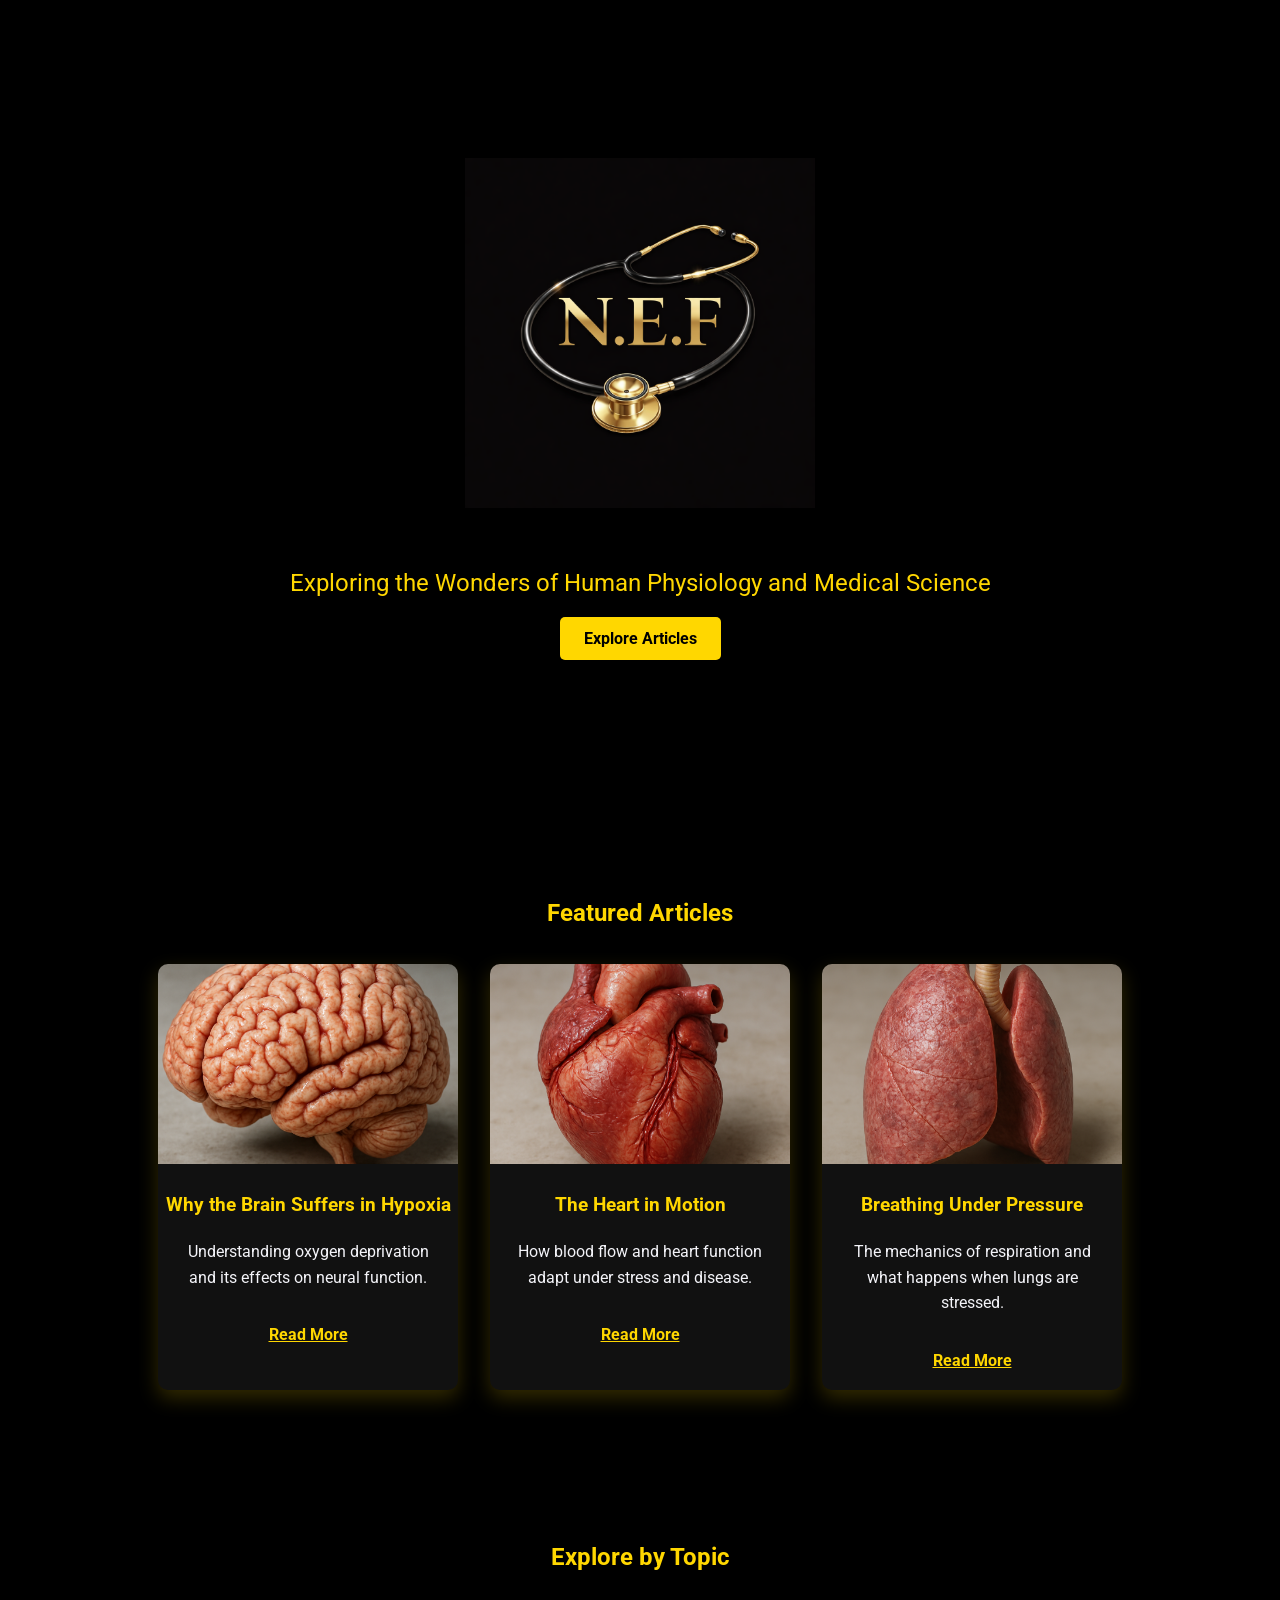
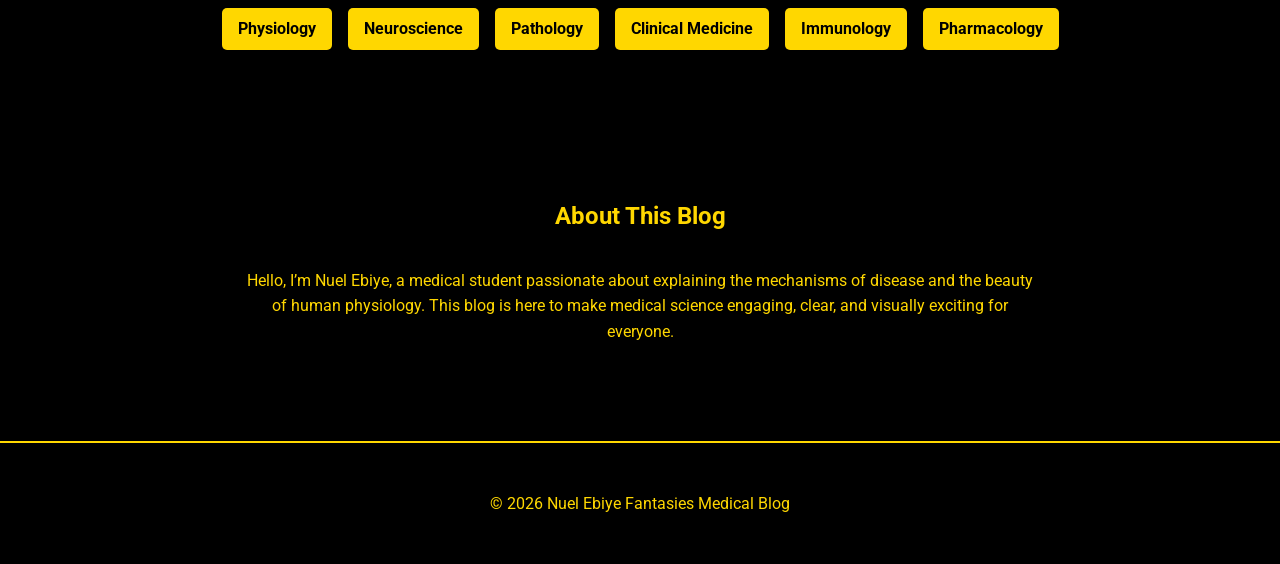
<file: index.html>
<!DOCTYPE html>
<html lang="en">
<head>
<meta charset="UTF-8">
<meta name="viewport" content="width=device-width, initial-scale=1.0">
<title>Nuel Ebiye Fantasies Medical Blog</title>
<link rel="stylesheet" href="style.css">
<link href="https://fonts.googleapis.com/css2?family=Roboto:wght@400;700&display=swap" rel="stylesheet">
</head>
<body>

<!-- Hero Section -->
<header class="hero">
    <div class="overlay">
        <img src="images/hero-logo.png" alt="N.E.F Logo" class="hero-logo">
        <p>Exploring the Wonders of Human Physiology and Medical Science</p>
        <a href="#articles" class="btn">Explore Articles</a>
    </div>
</header>


<!-- Featured Articles -->
<section id="articles" class="featured-articles">
    <h2>Featured Articles</h2>
    <div class="card-container">
        <div class="card">
            <img src="images/brain.jpg" alt="Brain Hypoxia">
            <h3><a href="articles1.html">Why the Brain Suffers in Hypoxia</a></h3>
            <p>Understanding oxygen deprivation and its effects on neural function.</p>
            <a href="articles1.html" class="read-more">Read More</a>
        </div>
        <div class="card">
            <img src="images/heart.jpg" alt="Cardiovascular Health">
            <h3><a href="articles2.html">The Heart in Motion</a></h3>
            <p>How blood flow and heart function adapt under stress and disease.</p>
            <a href="articles2.html" class="read-more">Read More</a>
        </div>
        <div class="card">
            <img src="images/lungs.jpg" alt="Respiratory System">
            <h3><a href="articles3.html">Breathing Under Pressure</a></h3>
            <p>The mechanics of respiration and what happens when lungs are stressed.</p>
            <a href="articles3.html" class="read-more">Read More</a>
        </div>
    </div>
</section>

<!-- Categories -->
<section class="categories">
    <h2>Explore by Topic</h2>
    <div class="category-container">
        <a href="#">Physiology</a>
        <a href="#">Neuroscience</a>
        <a href="#">Pathology</a>
        <a href="#">Clinical Medicine</a>
        <a href="#">Immunology</a>
        <a href="#">Pharmacology</a>
    </div>
</section>

<!-- About -->
<section class="about">
    <h2>About This Blog</h2>
    <p>Hello, I’m Nuel Ebiye, a medical student passionate about explaining the mechanisms of disease and the beauty of human physiology. This blog is here to make medical science engaging, clear, and visually exciting for everyone.</p>
</section>

<!-- Footer -->
<footer>
    <p>&copy; 2026 Nuel Ebiye Fantasies Medical Blog</p>
</footer>

</body>
</html>
</file>
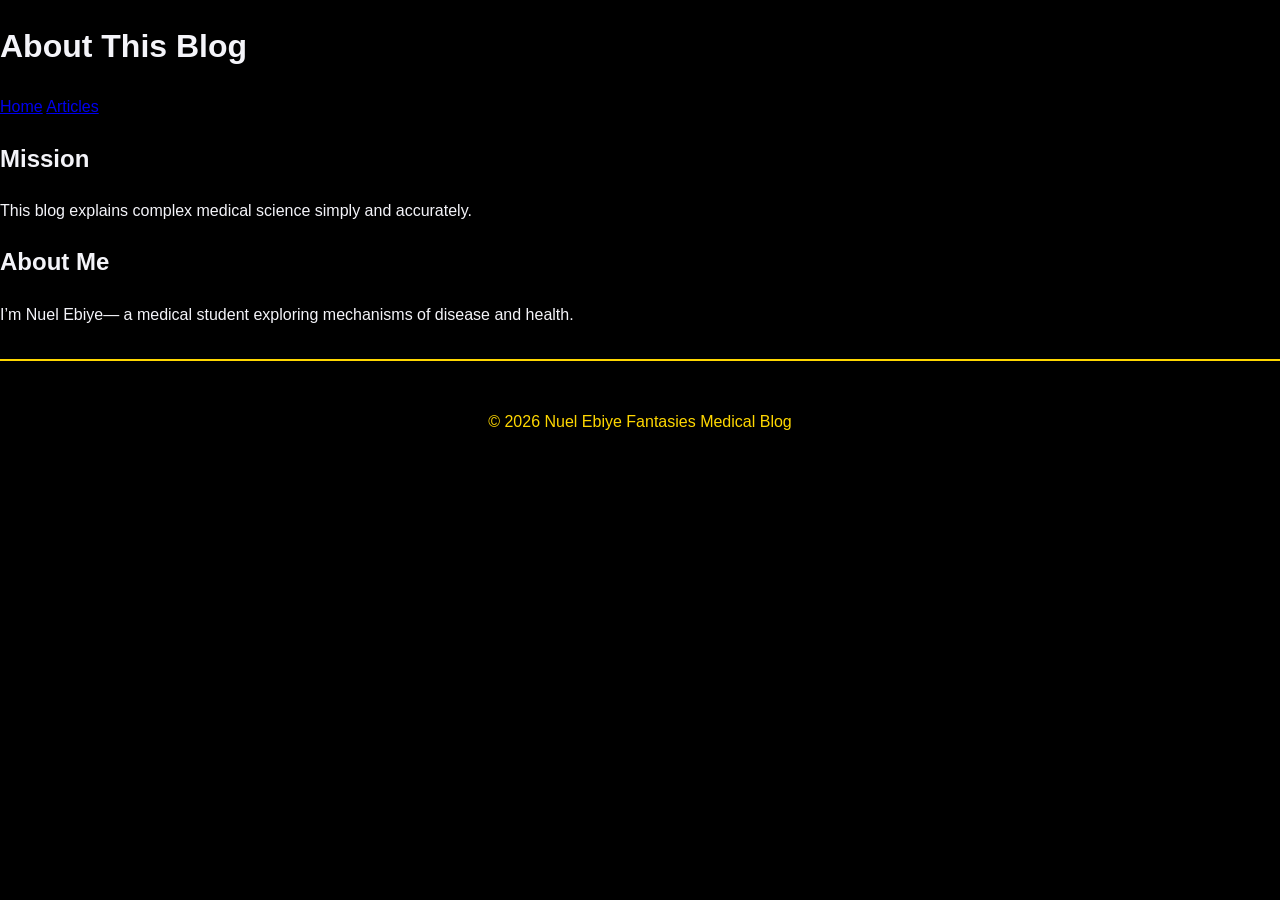
<file: about.html>
<!DOCTYPE html>
<html lang="en">
<head>
    <meta charset="UTF-8">
    <meta name="viewport" content="width=device-width, initial-scale=1.0">
    <title>About - Nuel Ebiye Fantasies Medical Blog</title>
    <link rel="stylesheet" href="style.css">
</head>
<body>

<header class="header">
    <h1>About This Blog</h1>
</header>

<nav class="nav">
    <a href="index.html">Home</a>
    <a href="articles.html">Articles</a>
</nav>

<main class="content">
    <h2>Mission</h2>
    <p>This blog explains complex medical science simply and accurately.</p>
    <h2>About Me</h2>
    <p>I’m Nuel Ebiye— a medical student exploring mechanisms of disease and health.</p>
</main>

<footer class="footer">
    <p>&copy; 2026 Nuel Ebiye Fantasies Medical Blog</p>
</footer>

</body>
</html>
</file>
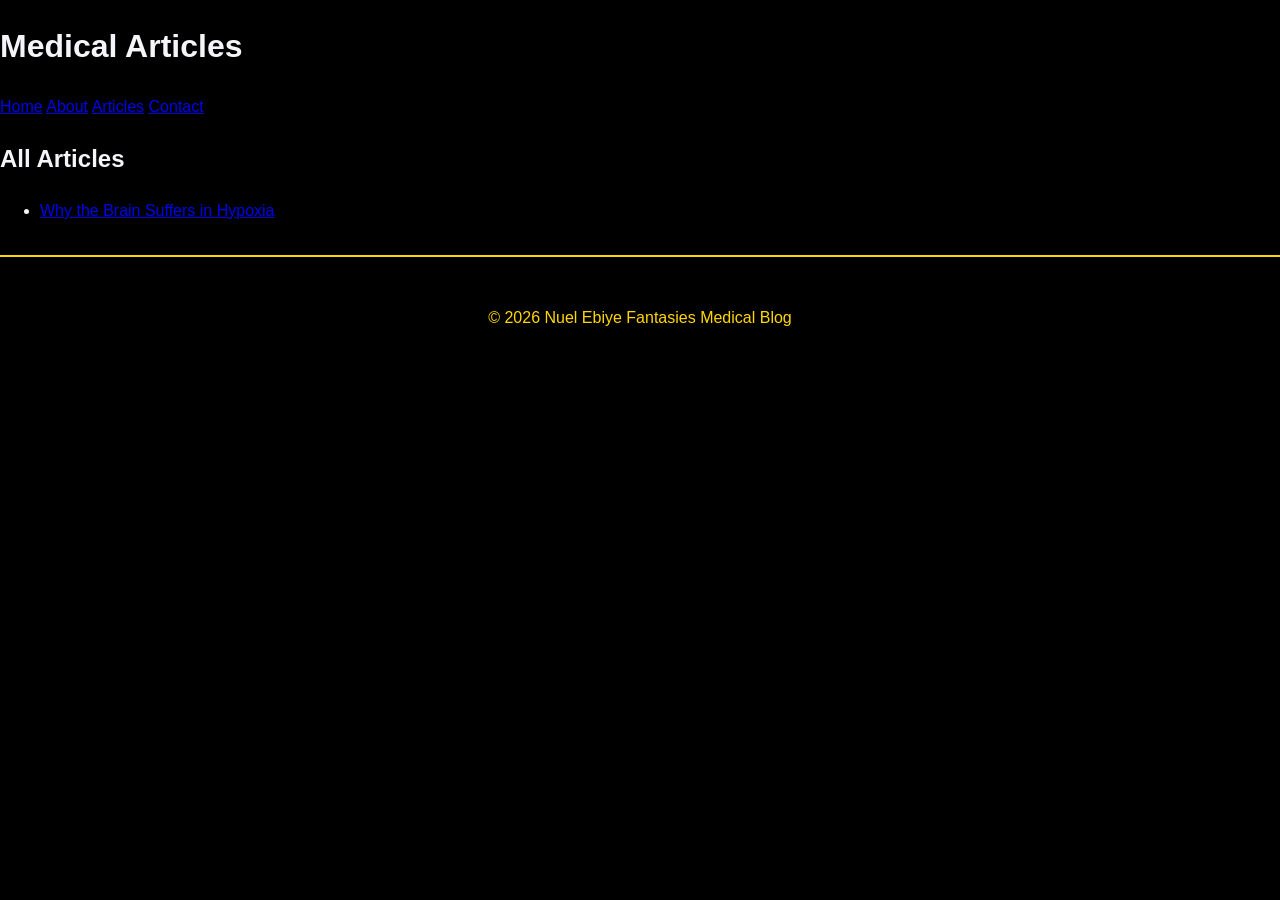
<file: articles.html>
<!DOCTYPE html>
<html lang="en">
<head>
    <meta charset="UTF-8">
    <meta name="viewport" content="width=device-width, initial-scale=1.0">
    <title>Articles - Nuel Ebiye Fantasies Medical Blog</title>
    <link rel="stylesheet" href="style.css">
</head>
<body>

<header class="header">
    <h1>Medical Articles</h1>
</header>

<nav class="nav">
    <a href="index.html">Home</a>
    <a href="about.html">About</a>
    <a href="articles.html">Articles</a>
    <a href="contact.html">Contact</a>
</nav>

<main class="content">
    <h2>All Articles</h2>
    <ul>
        <li><a href="article1.html">Why the Brain Suffers in Hypoxia</a></li>
        <!-- Add more article links here -->
    </ul>
</main>

<footer class="footer">
    <p>&copy; 2026 Nuel Ebiye Fantasies Medical Blog</p>
</footer>

</body>
</html>
</file>
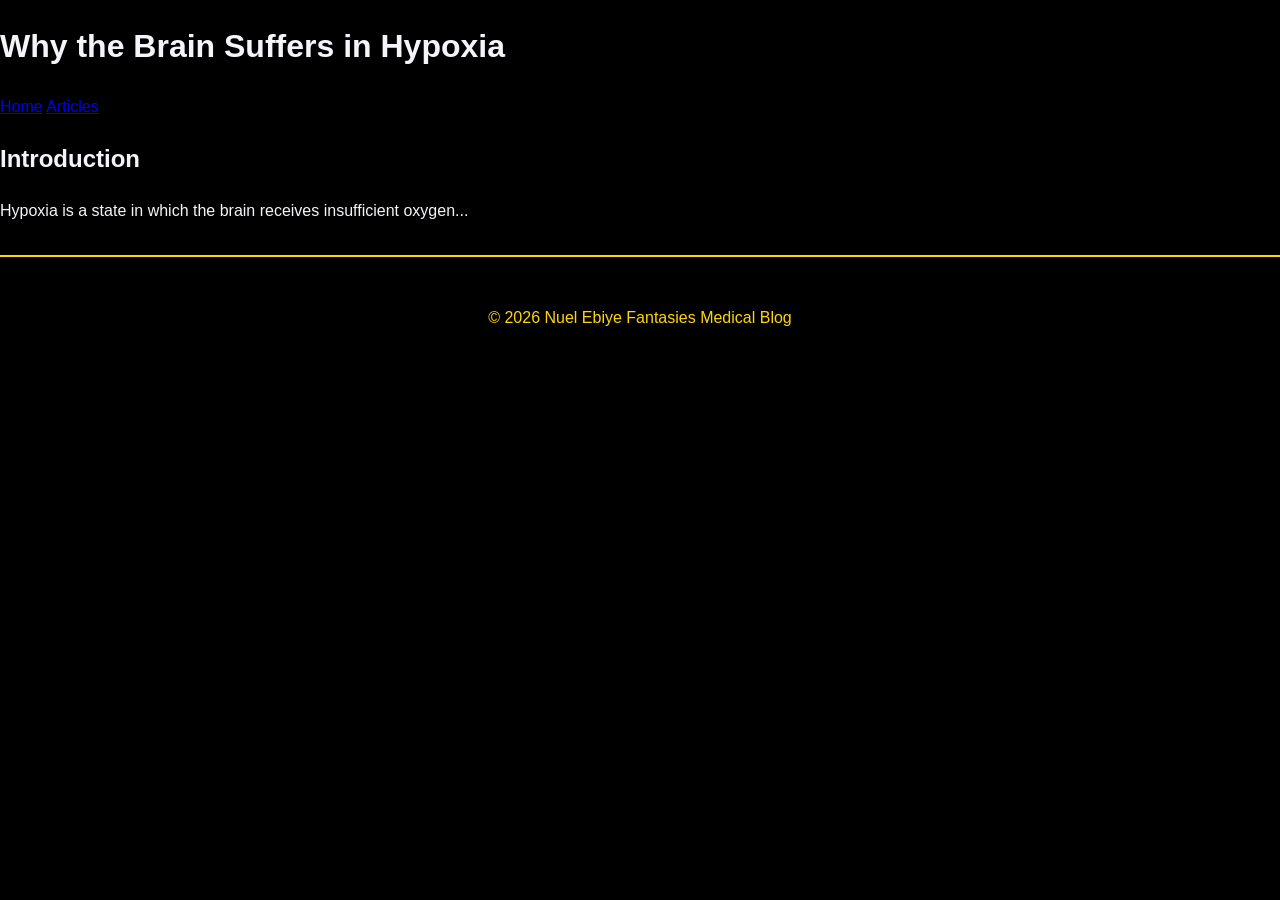
<file: articles1.html>
<!DOCTYPE html>
<html lang="en">
<head>
    <meta charset="UTF-8">
    <meta name="viewport" content="width=device-width, initial-scale=1.0">
    <title>Why the Brain Suffers in Hypoxia</title>
    <link rel="stylesheet" href="style.css">
</head>
<body>

<header class="header">
    <h1>Why the Brain Suffers in Hypoxia</h1>
</header>

<nav class="nav">
    <a href="index.html">Home</a>
    <a href="articles.html">Articles</a>
</nav>

<main class="content">
    <h2>Introduction</h2>
    <p>Hypoxia is a state in which the brain receives insufficient oxygen...</p>
    <!-- Expand with your full medical explanation here -->
</main>

<footer class="footer">
    <p>&copy; 2026 Nuel Ebiye Fantasies Medical Blog</p>
</footer>

</body>
</html>
</file>
<file: style.css>
/* General */
body {
    font-family: 'Roboto', sans-serif;
    margin: 0;
    line-height: 1.6;
    color: #f4f4f9; /* Light text for black background sections */
    background: #000; /* Main background black for brand feel */
}

/* Hero */
.hero {
    background: #000; /* Solid black for hero */
    height: 90vh;
    display: flex;
    align-items: center;
    justify-content: center;
    position: relative;
    text-align: center;
    color: gold; /* Brand gold text */
}

.hero .overlay {
    background: rgba(0,0,0,0.0); /* Remove gray overlay to show logo clearly */
    padding: 2rem;
    border-radius: 10px;
}

.hero-logo {
    max-width: 350px;
    margin-bottom: 1.5rem;
}

.hero p {
    font-size: 1.5rem;
    margin-bottom: 1.5rem;
    color: gold; /* Hero tagline in gold */
}

.btn {
    background: gold;
    color: #000;
    padding: 0.75rem 1.5rem;
    text-decoration: none;
    font-weight: bold;
    border-radius: 5px;
    transition: 0.3s;
}

.btn:hover {
    background: #d4af37; /* Darker gold on hover */
    color: #000;
}

/* Featured Articles */
.featured-articles, .categories, .about {
    padding: 4rem 2rem;
    max-width: 1200px;
    margin: auto;
}

.featured-articles h2, .categories h2, .about h2 {
    text-align: center;
    margin-bottom: 2rem;
    color: gold;
}

.card-container {
    display: flex;
    flex-wrap: wrap;
    gap: 2rem;
    justify-content: center;
}

.card {
    background: #111; /* Dark card for contrast */
    border-radius: 10px;
    box-shadow: 0 8px 20px rgba(255, 215, 0, 0.2); /* Subtle gold glow */
    width: 300px;
    text-align: center;
    overflow: hidden;
    transition: transform 0.3s, box-shadow 0.3s;
}

.card img {
    width: 100%;
    height: 200px;
    object-fit: cover;
}

.card h3 a {
    text-decoration: none;
    color: gold;
}

.card:hover {
    transform: translateY(-10px);
    box-shadow: 0 12px 30px rgba(255, 215, 0, 0.5); /* Glow on hover */
}

.card p {
    padding: 0 1rem 1rem;
    color: #f4f4f9;
}

.card .read-more {
    display: inline-block;
    margin-bottom: 1rem;
    color: gold;
    font-weight: bold;
}

/* Categories */
.categories .category-container {
    display: flex;
    justify-content: center;
    gap: 1rem;
    flex-wrap: wrap;
}

.categories a {
    background: gold;
    color: #000;
    padding: 0.5rem 1rem;
    border-radius: 5px;
    text-decoration: none;
    transition: 0.3s;
    font-weight: bold;
}

.categories a:hover {
    background: #d4af37;
    color: #000;
}

/* About */
.about p {
    text-align: center;
    max-width: 800px;
    margin: auto;
    color: gold;
}

/* Footer */
footer {
    background: #000;
    color: gold;
    text-align: center;
    padding: 2rem 0;
    margin-top: 2rem;
    border-top: 2px solid gold;
}

/* Responsive */
@media (max-width: 768px) {
    .card-container {
        flex-direction: column;
        align-items: center;
    }
}
</file>
